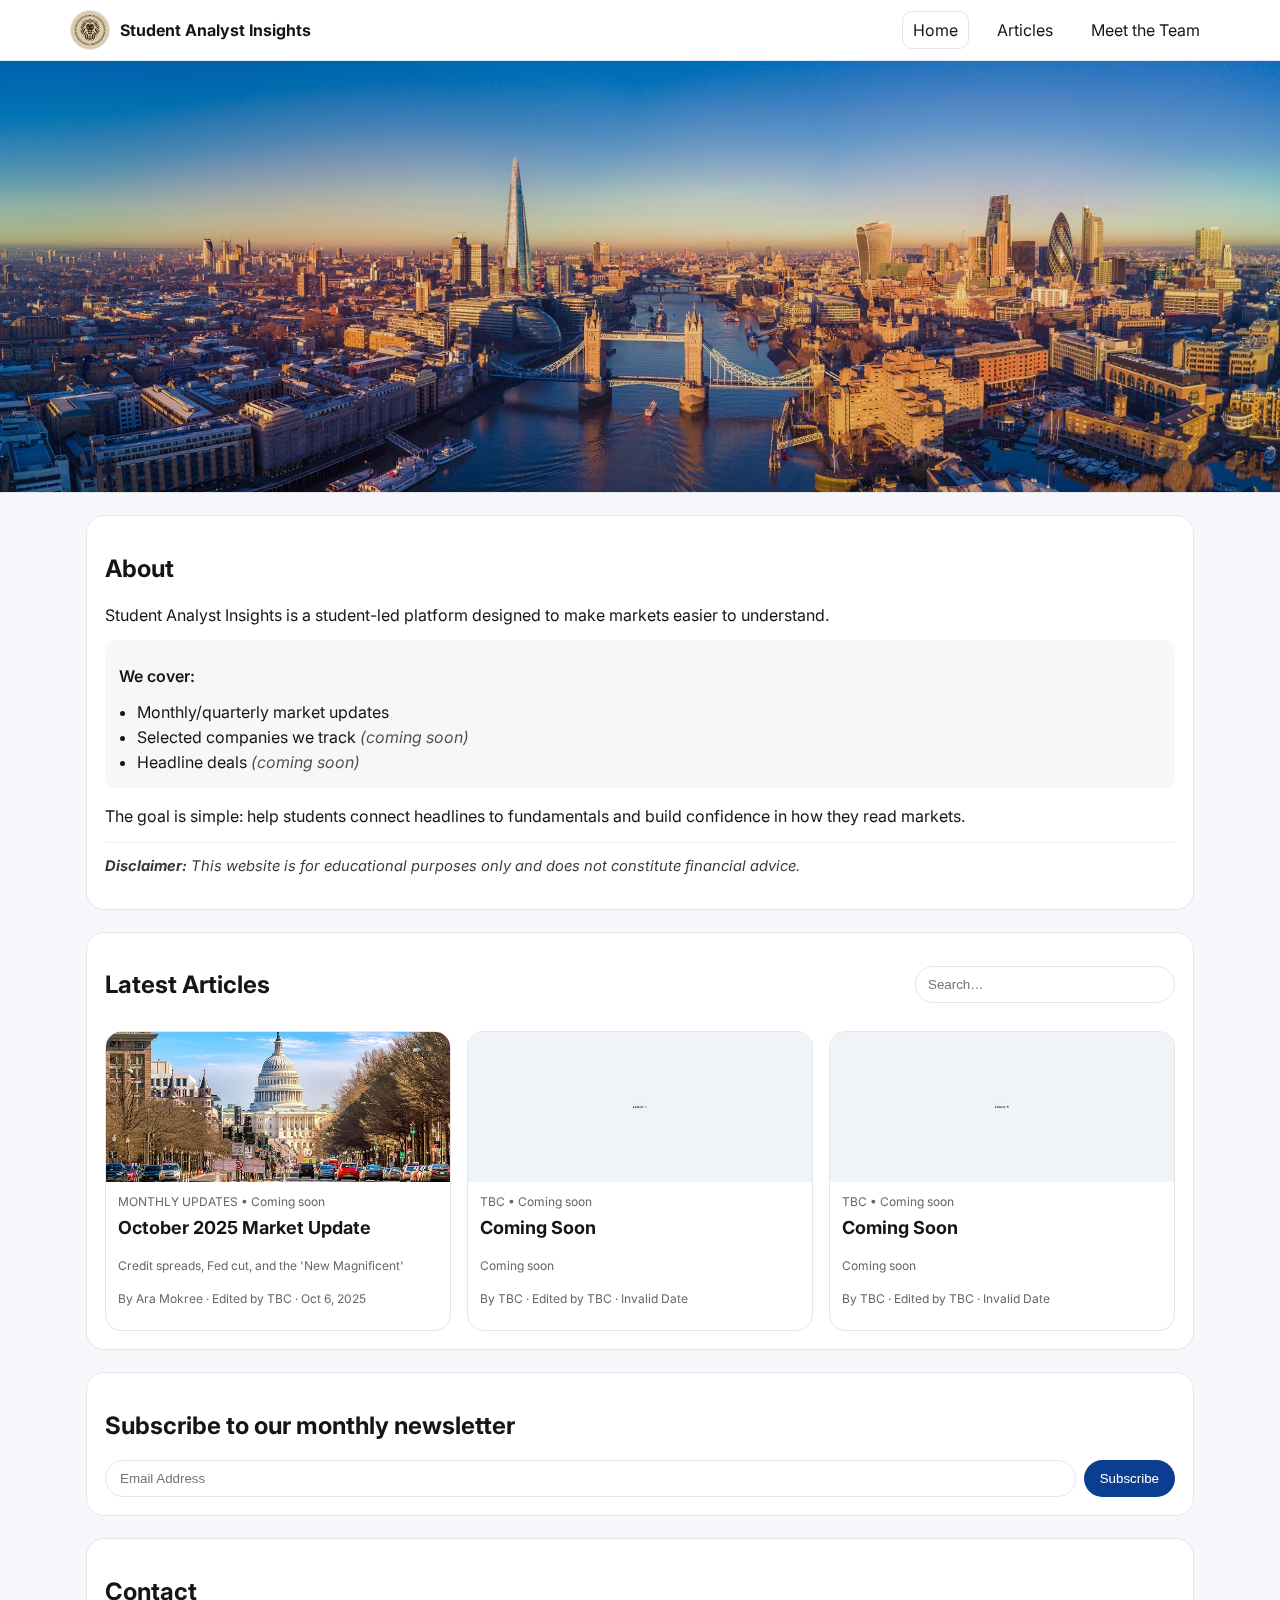
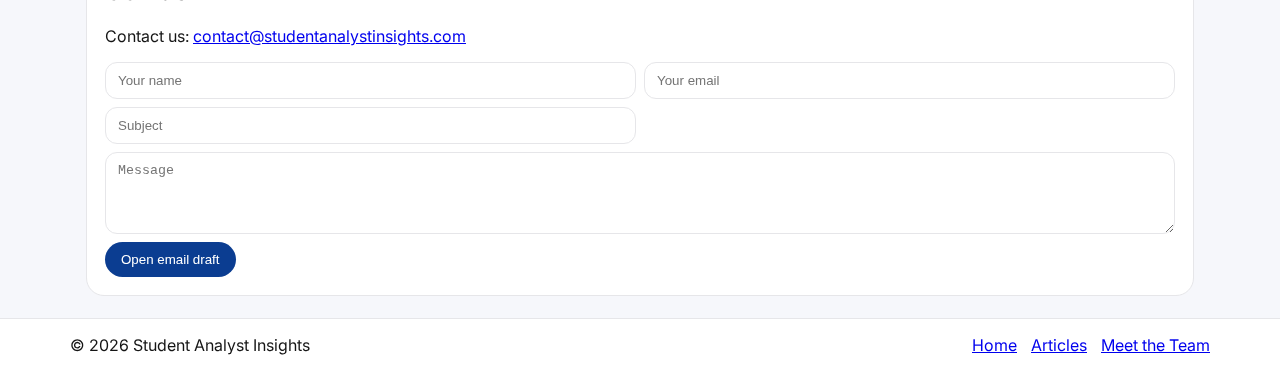
<file: index.html>
<!doctype html>
<html lang="en">
<head>
  <meta charset="utf-8" />
  <meta name="viewport" content="width=device-width,initial-scale=1" />
  <title>Student Analyst Insights</title>
  <link rel="preconnect" href="https://fonts.gstatic.com" crossorigin>
  <link href="https://fonts.googleapis.com/css2?family=Inter:wght@400;600;700&display=swap" rel="stylesheet">
  <link rel="stylesheet" href="css/styles.css">
  <link rel="icon" href="assets/logo.png" />

  <style>
    .byline{ font-size:12px; color:var(--muted); margin-top:-2px }
    .contact-form{ display:grid; grid-template-columns:1fr 1fr; gap:8px }
    .contact-form textarea{ grid-column:1/-1 }
    .contact-form input, .contact-form textarea{
      border:1px solid var(--border); border-radius:12px; padding:10px 12px; background:#fff;
    }
    .contact-form button{ grid-column:1/-1; justify-self:start }
    .small{ font-size:12px; color:var(--muted) }
  </style>
</head>
<body>
  <header class="nav">
    <div class="container nav-inner">
      <a class="brand" href="index.html"><img src="assets/logo.png" alt="logo"><span>Student Analyst Insights</span></a>
      <button id="navToggle" class="nav-toggle" aria-label="Toggle menu">☰</button>
      <nav class="menu" id="menu">
        <a class="menu-item active" href="index.html">Home</a>
        <a class="menu-item" href="articles.html">Articles</a>
        <a class="menu-item" href="team.html">Meet the Team</a>
      </nav>
    </div>
  </header>

  <section class="hero"></section>

  <main class="container">
    <!-- About -->
<section class="panel about">
  <h2>About</h2>

  <p>Student Analyst Insights is a student-led platform designed to make markets easier to understand.</p>

  <p>
  </p>

  <div class="about-block">
    <p class="about-label">We cover:</p>
    <ul class="about-list">
      <li><span>Monthly/quarterly market updates</span></li>
      <li><span>Selected companies we track</span> <em>(coming soon)</em></li>
      <li><span>Headline deals</span> <em>(coming soon)</em></li>
    </ul>
  </div>

  <p>
  </p>
  
  <p class="about-goal">
    The goal is simple: help students connect headlines to fundamentals and build confidence in how they read markets.
  </p>

  <p class="disclaimer">
    <em><strong>Disclaimer:</strong> This website is for educational purposes only and does not constitute financial advice.</em>
  </p>
</section>



    <!-- Latest Articles -->
    <section class="panel">
      <div class="section-head">
        <h2>Latest Articles</h2>
        <input id="searchInput" class="search" type="search" placeholder="Search…">
      </div>
      <div id="grid" class="card-grid"></div>
    </section>

    <!-- Subscribe -->
    <section class="panel">
      <h2>Subscribe to our monthly newsletter</h2>
      <form id="newsletterForm" class="newsletter-form">
        <input type="email" placeholder="Email Address" required>
        <button class="btn" type="submit">Subscribe</button>
      </form>
      <p id="newsletterThanks" class="success hidden">Thanks — you’re on the list.</p>
    </section>

    <!-- Contact -->
    <section class="panel" id="contact">
      <h2>Contact</h2>
      <p>
        Contact us:
        <a id="contactEmail" href="mailto:contact@studentanalystinsights.com">
          contact@studentanalystinsights.com
        </a>
      </p>
      <form id="contactForm" class="contact-form">
        <input type="text" id="cName" placeholder="Your name" required>
        <input type="email" id="cFrom" placeholder="Your email" required>
        <input type="text" id="cSubject" placeholder="Subject">
        <textarea id="cMessage" rows="4" placeholder="Message"></textarea>
        <button class="btn" type="submit">Open email draft</button>
      </form>
    </section>
  </main>

  <footer class="footer">
    <div class="container footer-inner">
      <div>© <span id="year"></span> Student Analyst Insights</div>
      <div class="foot-links">
        <a href="index.html">Home</a>
        <a href="articles.html">Articles</a>
        <a href="team.html">Meet the Team</a>
      </div>
    </div>
  </footer>

  <script>
    // Nav + footer year
    document.getElementById('navToggle').addEventListener('click',()=>document.getElementById('menu').classList.toggle('open'));
    document.getElementById('year').textContent=new Date().getFullYear();

    // INLINE DATA (works offline)
const DATA = {
  "posts": [
        {
  "id":"p7",
  "slug":"oct-2025-market-update",
  "category":"Monthly Updates",
  "title":"October 2025 Market Update",
  "subtitle":"Credit spreads, Fed cut, and the 'New Magnificent'",
  "hero":"assets/cred.jpg",           
  "date":"2025-10-06",
  "authors":["Ara Mokree"],
  "editor":"TBC",
  "path":"posts/oct-2025-market-update.html"
},
    {"id":"p1","slug":"market-recap","category":"TBC","title":"Coming Soon","subtitle":"Coming soon","hero":"assets/latest-1.jpg","date":"TBC","authors":["TBC"],"editor":"TBC","path":"posts/market-recap.html"},
    {"id":"p5","slug":"policy-watch","category":"TBC","title":"Coming Soon","subtitle":"Coming soon","hero":"assets/latest-5.jpg","date":"TBC","authors":["TBC"],"editor":"TBC","path":"posts/policy-watch.html"},
  ]
};


    // Helpers for byline
    const fmt = d => new Date(d).toLocaleDateString(undefined,{year:'numeric',month:'short',day:'numeric'});
    const byline = p => {
      const authors = Array.isArray(p.authors) && p.authors.length ? p.authors.join(', ') : (p.author || '—');
      const ed = p.editor || '—';
      const dt = p.date ? fmt(p.date) : '—';
      return `By ${authors} · Edited by ${ed} · ${dt}`;
    };

    // Render Latest Articles grid with bylines
    const grid = document.getElementById('grid');
    const search = document.getElementById('searchInput');
    function render(){
      const q = (search.value||'').toLowerCase();
      const xs = DATA.posts.slice()
        .sort((a,b)=> new Date(b.date||0)-new Date(a.date||0))
        .filter(p => (p.title + ' ' + (p.subtitle||'') + ' ' + (p.category||'')).toLowerCase().includes(q))
        .slice(0,6);

      grid.innerHTML = xs.map(p => `
        <a class="card" href="${p.path}">
          <div class="thumb" style="background-image:url('${p.hero||'assets/latest-1.jpg'}')"></div>
          <div class="pad">
            <div class="badge">${(p.category||'Article').toUpperCase()} • Coming soon</div>
            <h3>${p.title}</h3>
            <p class="badge">${p.subtitle||''}</p>
            <p class="byline">${byline(p)}</p>
          </div>
        </a>
      `).join('');
    }
    render();
    search.addEventListener('input', render);

    // Newsletter (local only)
    document.getElementById('newsletterForm').addEventListener('submit', (e)=>{
      e.preventDefault();
      document.getElementById('newsletterThanks').classList.remove('hidden');
    });

    // CONTACT panel (mailto)
    const BUSINESS_EMAIL = 'contact@studentanalystinsights.com'; // change to your real domain email
    const cform = document.getElementById('contactForm');
    if (cform){
      const e = document.getElementById('contactEmail');
      if (e){ e.href = `mailto:${BUSINESS_EMAIL}`; e.textContent = BUSINESS_EMAIL; }

      cform.addEventListener('submit', (ev)=>{
        ev.preventDefault();
        const name = document.getElementById('cName').value.trim();
        const from = document.getElementById('cFrom').value.trim();
        const subj = document.getElementById('cSubject').value.trim() || 'Website enquiry';
        const msg  = document.getElementById('cMessage').value.trim();
        const body = encodeURIComponent(`Name: ${name}\nEmail: ${from}\n\n${msg}`);
        window.location.href = `mailto:${BUSINESS_EMAIL}?subject=${encodeURIComponent(subj)}&body=${body}`;
      });
    }
  </script>
</body>
</html>
</file>
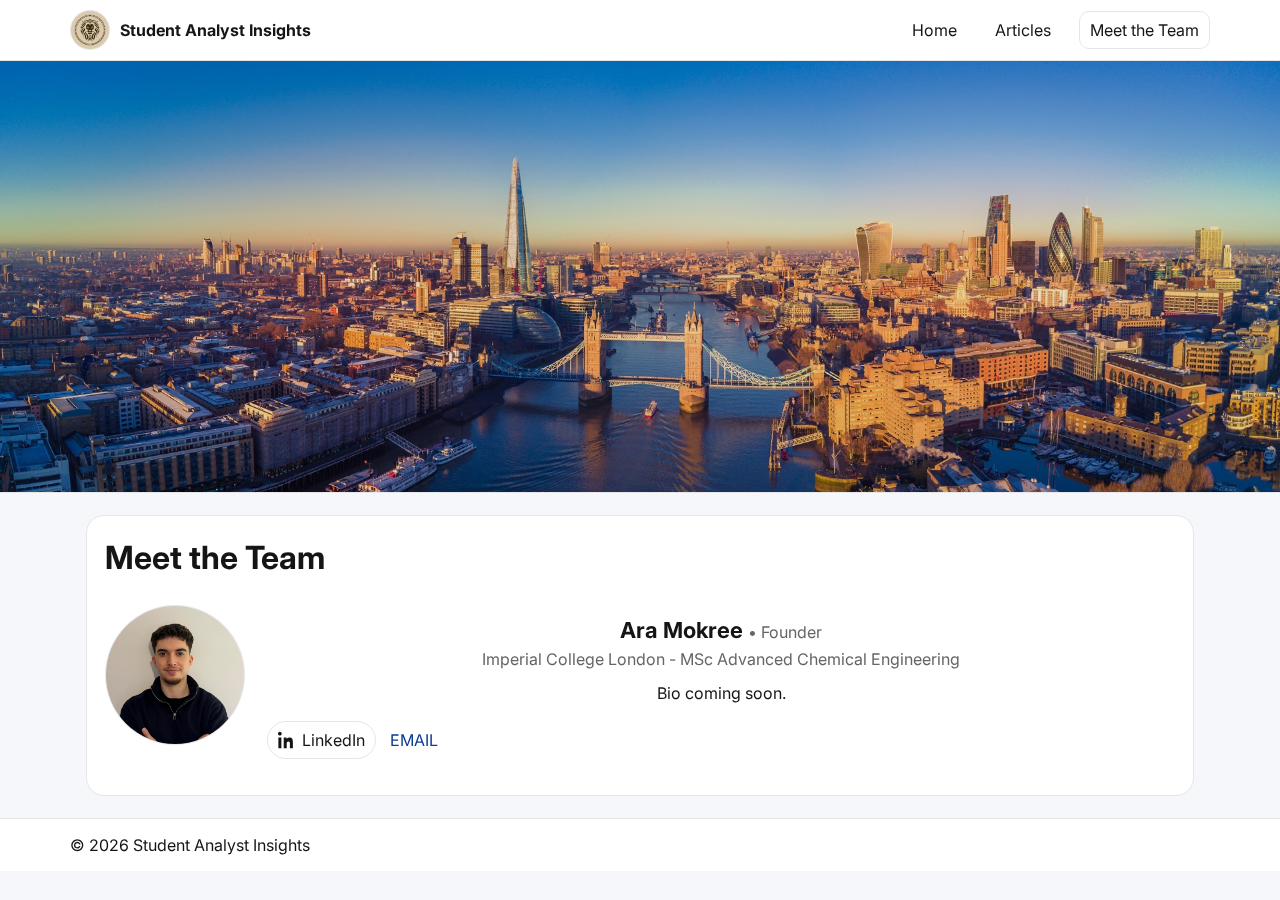
<file: team.html>
<!doctype html>
<html lang="en">
<head>
  <meta charset="utf-8"/>
  <meta name="viewport" content="width=device-width,initial-scale=1"/>
  <title>Meet the Team — Student Analyst Insights</title>
  <link rel="preconnect" href="https://fonts.gstatic.com" crossorigin>
  <link href="https://fonts.googleapis.com/css2?family=Inter:wght@400;600;700&display=swap" rel="stylesheet">
  <link rel="stylesheet" href="css/styles.css">
  <link rel="icon" href="assets/logo.png"/>
  <!-- Team-only styles so you don't have to touch styles.css -->
  <style>
    .team-title{font-size:32px;margin:0 0 10px}
    .team-section{padding-top:22px}
    .member{display:grid;grid-template-columns:140px 1fr;gap:18px 22px;align-items:start;padding:18px 0;border-bottom:1px solid var(--border)}
    .member:last-child{border-bottom:0}
    .avatar{width:140px;height:140px;object-fit:cover;border-radius:999px;border:1px solid var(--border);background:#eef2f7}
    .bio{display:grid;gap:6px}
    .name{margin:0;font-size:22px}
    .role{color:var(--muted);font-weight:400;font-size:16px}
    .school{margin:0;color:var(--muted)}
    .blurb{margin:6px 0 0;line-height:1.6}
    .contact{margin:8px 0 0;display:flex;gap:14px;align-items:center}
    .contact a{text-decoration:none}
    .contact .email{color:var(--brand)}
    .social{display:inline-flex;align-items:center;gap:6px;padding:8px 10px;border:1px solid var(--border);border-radius:999px;background:#fff;color:inherit}
    .social:hover{border-color:#c8cbd4}
    .icon{width:18px;height:18px;fill:currentColor}
    @media (max-width:700px){.member{grid-template-columns:80px 1fr}.avatar{width:80px;height:80px}}
  </style>
</head>
<body>
  <header class="nav">
    <div class="container nav-inner">
      <a class="brand" href="index.html"><img src="assets/logo.png" alt="logo"><span>Student Analyst Insights</span></a>
      <button id="navToggle" class="nav-toggle" aria-label="Toggle menu">☰</button>
      <nav class="menu" id="menu">
        <a class="menu-item" href="index.html">Home</a>
        <a class="menu-item" href="articles.html">Articles</a>
        <a class="menu-item active" href="team.html">Meet the Team</a>
      </nav>
    </div>
  </header>

  <section class="hero"></section>

  <main class="container">
    <section class="panel team-section">
      <h1 class="team-title">Meet the Team</h1>

      <!-- Founder (you) -->
      <article class="member">
        <img class="avatar" src="assets/team-founder.jpg" alt="Headshot coming soon">
        <div class="bio">
          <h3 class="name">Ara Mokree <span class="role">• Founder</span></h3>
          <p class="school">Imperial College London - MSc Advanced Chemical Engineering</p>
          <p class="blurb">
            Bio coming soon.
          </p>
          <p class="contact">
            <a class="social" href="https://www.linkedin.com/in/aramokree/" target="_blank" rel="noopener">
              <svg viewBox="0 0 24 24" aria-hidden="true" class="icon">
                <path d="M4.98 3.5C4.98 4.88 3.86 6 2.5 6S0 4.88 0 3.5 1.12 1 2.5 1s2.48 1.12 2.48 2.5zM.5 8.5h4V23h-4V8.5zm7 0h3.8v1.98h.05c.53-.95 1.82-1.95 3.75-1.95 4.01 0 4.75 2.64 4.75 6.07V23h-4v-5.9c0-1.41-.03-3.22-1.96-3.22-1.96 0-2.26 1.53-2.26 3.11V23h-4V8.5z"/>
              </svg>
              LinkedIn
            </a>
            <a class="email" href="mailto:YOUR_EMAIL">EMAIL</a>
          </p>
        </div>
      </article>

      <!-- Add more members by copying a <article class="member"> block -->
    </section>
  </main>

  <footer class="footer">
    <div class="container footer-inner">
      <div>© <span id="year"></span> Student Analyst Insights</div>
    </div>
  </footer>

  <script>
    document.getElementById('navToggle')
      .addEventListener('click',()=>document.getElementById('menu').classList.toggle('open'));
    document.getElementById('year').textContent=new Date().getFullYear();
  </script>
</body>
</html>
</file>
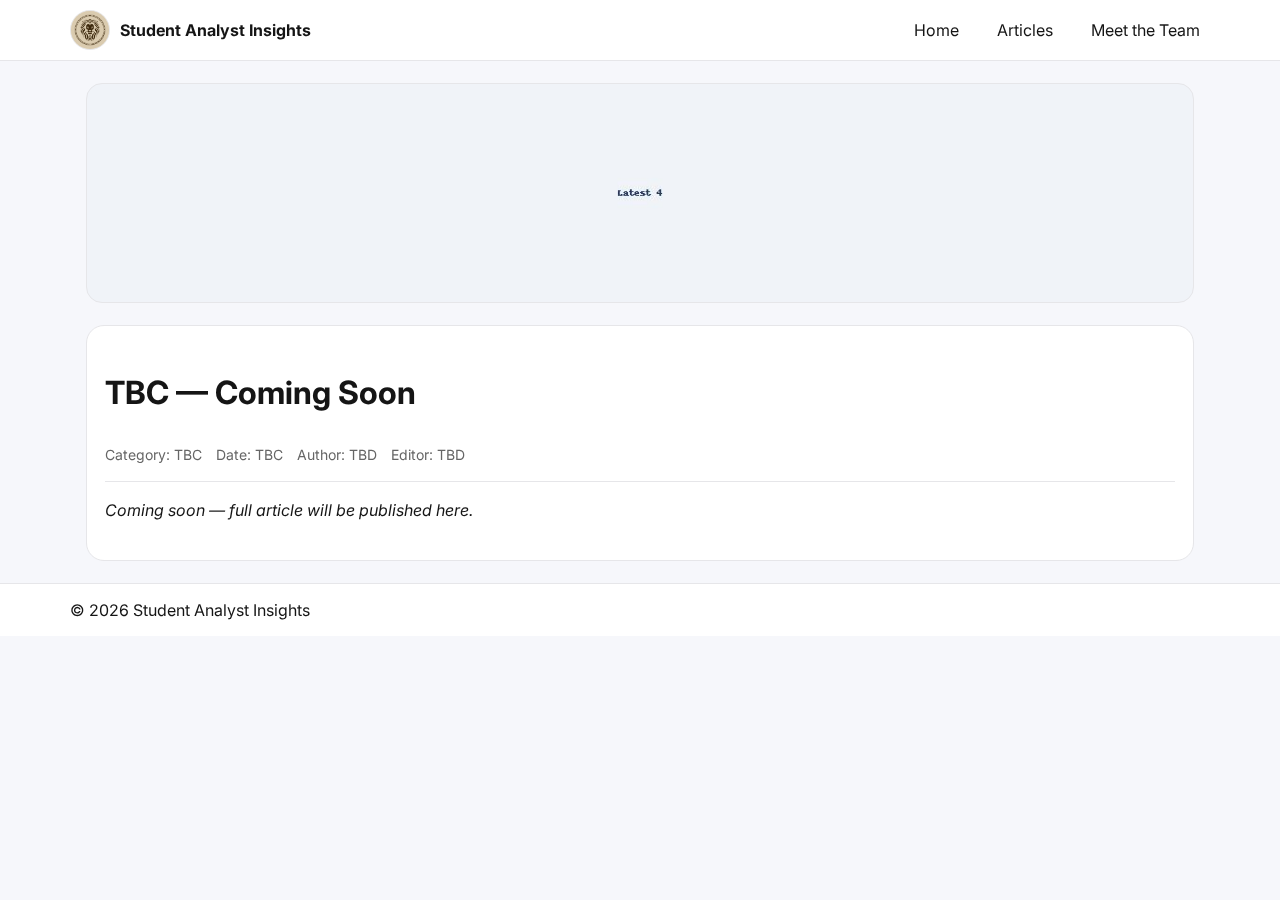
<file: posts/credit-spreads.html>
<!doctype html>
<html lang="en">
<head>
  <meta charset="utf-8" />
  <meta name="viewport" content="width=device-width,initial-scale=1" />
  <title>Credit Spreads — Coming Soon — Student Analyst Insights</title>
  <link rel="preconnect" href="https://fonts.gstatic.com" crossorigin>
  <link href="https://fonts.googleapis.com/css2?family=Inter:wght@400;600;700&display=swap" rel="stylesheet">
  <link rel="stylesheet" href="../css/styles.css">
  <link rel="icon" href="../assets/logo.png" />
</head>
<body>
  <header class="nav">
    <div class="container nav-inner">
      <a class="brand" href="../index.html"><img src="../assets/logo.png" alt="logo"><span>Student Analyst Insights</span></a>
      <button id="navToggle" class="nav-toggle" aria-label="Toggle menu">☰</button>
      <nav class="menu" id="menu">
        <a class="menu-item" href="../index.html">Home</a>
        <a class="menu-item" href="../articles.html">Articles</a>
        <a class="menu-item" href="../team.html">Meet the Team</a>
      </nav>
    </div>
  </header>

  <main class="container">
    <div class="post-hero" style="background-image:url('../assets/latest-4.jpg')"></div>

    <article class="panel post-body">
      <h1>TBC — Coming Soon</h1>
      <div class="meta">
        <span>Category: TBC</span>
        <span>Date: TBC</span>
        <span>Author: TBD</span>
        <span>Editor: TBD</span>
      </div>
      <hr style="border:none;border-top:1px solid var(--border);margin:14px 0;">
      <p><em>Coming soon — full article will be published here.</em></p>
    </article>
  </main>

  <footer class="footer">
    <div class="container footer-inner">
      <div>© <span id="year"></span> Student Analyst Insights</div>
    </div>
  </footer>

  <script>
    document.getElementById('navToggle').addEventListener('click',()=>document.getElementById('menu').classList.toggle('open'));
    document.getElementById('year').textContent=new Date().getFullYear();
  </script>
</body>
</html>
</file>
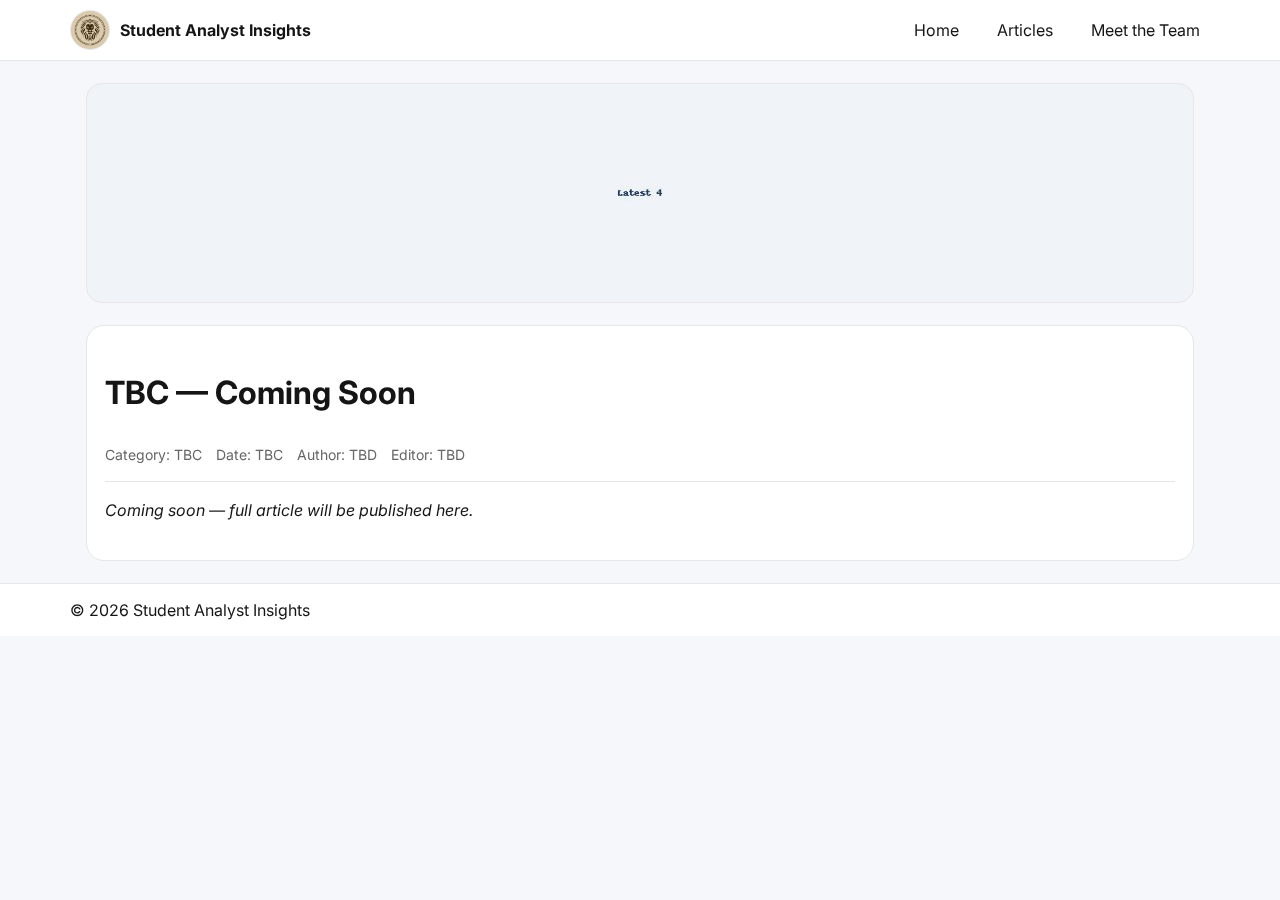
<file: posts/feature-article.html>
<!doctype html>
<html lang="en">
<head>
  <meta charset="utf-8" />
  <meta name="viewport" content="width=device-width,initial-scale=1" />
  <title>Feature Article — Coming Soon — Student Analyst Insights</title>
  <link rel="preconnect" href="https://fonts.gstatic.com" crossorigin>
  <link href="https://fonts.googleapis.com/css2?family=Inter:wght@400;600;700&display=swap" rel="stylesheet">
  <link rel="stylesheet" href="../css/styles.css">
  <link rel="icon" href="../assets/logo.png" />
</head>
<body>
  <header class="nav">
    <div class="container nav-inner">
      <a class="brand" href="../index.html"><img src="../assets/logo.png" alt="logo"><span>Student Analyst Insights</span></a>
      <button id="navToggle" class="nav-toggle" aria-label="Toggle menu">☰</button>
      <nav class="menu" id="menu">
        <a class="menu-item" href="../index.html">Home</a>
        <a class="menu-item" href="../articles.html">Articles</a>
        <a class="menu-item" href="../team.html">Meet the Team</a>
      </nav>
    </div>
  </header>

  <main class="container">
    <div class="post-hero" style="background-image:url('../assets/latest-4.jpg')"></div>

    <article class="panel post-body">
      <h1>TBC — Coming Soon</h1>
      <div class="meta">
        <span>Category: TBC</span>
        <span>Date: TBC</span>
        <span>Author: TBD</span>
        <span>Editor: TBD</span>
      </div>
      <hr style="border:none;border-top:1px solid var(--border);margin:14px 0;">
      <p><em>Coming soon — full article will be published here.</em></p>
    </article>
  </main>

  <footer class="footer">
    <div class="container footer-inner">
      <div>© <span id="year"></span> Student Analyst Insights</div>
    </div>
  </footer>

  <script>
    document.getElementById('navToggle').addEventListener('click',()=>document.getElementById('menu').classList.toggle('open'));
    document.getElementById('year').textContent=new Date().getFullYear();
  </script>
</body>
</html>
</file>
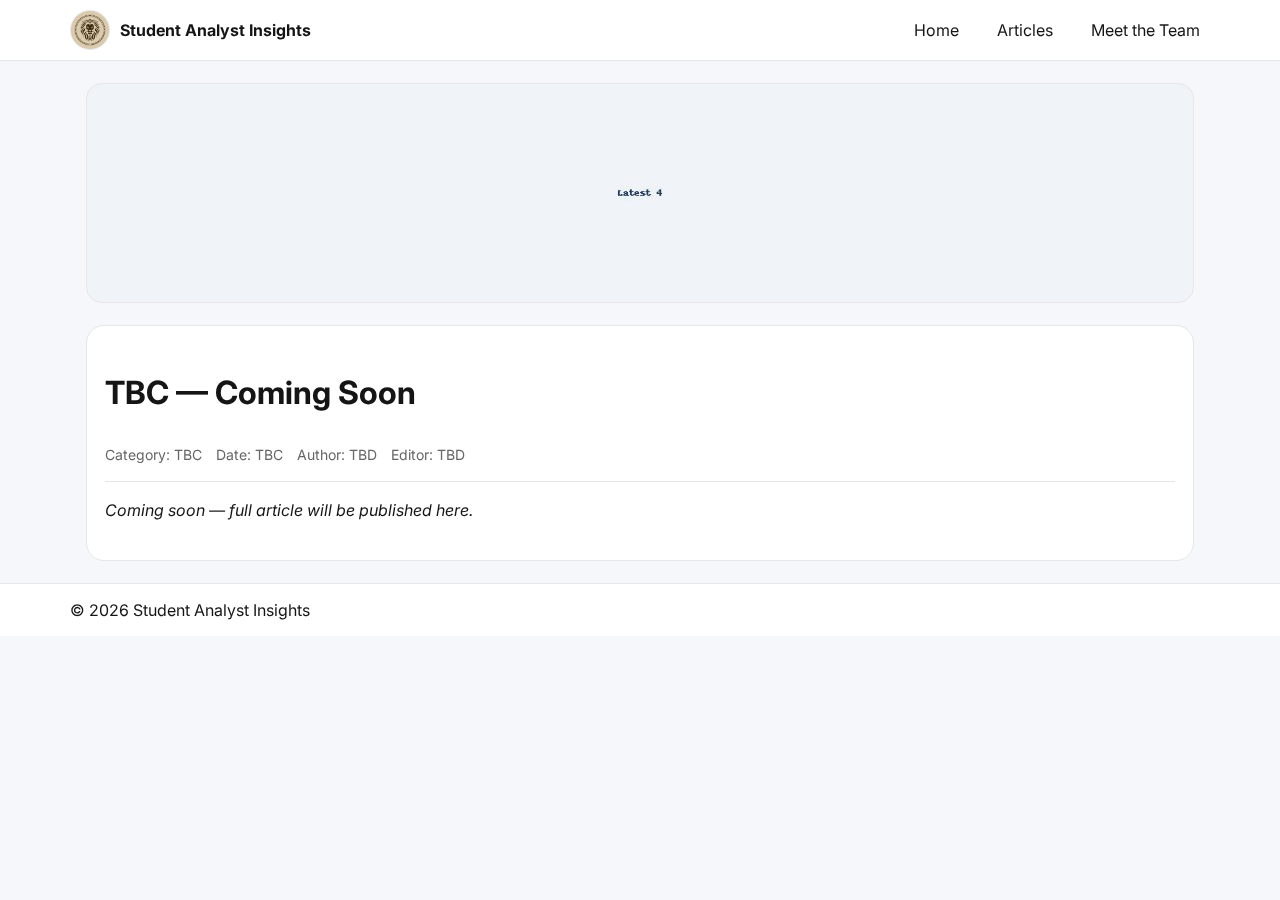
<file: posts/highlighted-deal.html>
<!doctype html>
<html lang="en">
<head>
  <meta charset="utf-8" />
  <meta name="viewport" content="width=device-width,initial-scale=1" />
  <title>Highlighted Deal — Coming Soon — Student Analyst Insights</title>
  <link rel="preconnect" href="https://fonts.gstatic.com" crossorigin>
  <link href="https://fonts.googleapis.com/css2?family=Inter:wght@400;600;700&display=swap" rel="stylesheet">
  <link rel="stylesheet" href="../css/styles.css">
  <link rel="icon" href="../assets/logo.png" />
</head>
<body>
  <header class="nav">
    <div class="container nav-inner">
      <a class="brand" href="../index.html"><img src="../assets/logo.png" alt="logo"><span>Student Analyst Insights</span></a>
      <button id="navToggle" class="nav-toggle" aria-label="Toggle menu">☰</button>
      <nav class="menu" id="menu">
        <a class="menu-item" href="../index.html">Home</a>
        <a class="menu-item" href="../articles.html">Articles</a>
        <a class="menu-item" href="../team.html">Meet the Team</a>
      </nav>
    </div>
  </header>

  <main class="container">
    <div class="post-hero" style="background-image:url('../assets/latest-4.jpg')"></div>

    <article class="panel post-body">
      <h1>TBC — Coming Soon</h1>
      <div class="meta">
        <span>Category: TBC</span>
        <span>Date: TBC</span>
        <span>Author: TBD</span>
        <span>Editor: TBD</span>
      </div>
      <hr style="border:none;border-top:1px solid var(--border);margin:14px 0;">
      <p><em>Coming soon — full article will be published here.</em></p>
    </article>
  </main>

  <footer class="footer">
    <div class="container footer-inner">
      <div>© <span id="year"></span> Student Analyst Insights</div>
    </div>
  </footer>

  <script>
    document.getElementById('navToggle').addEventListener('click',()=>document.getElementById('menu').classList.toggle('open'));
    document.getElementById('year').textContent=new Date().getFullYear();
  </script>
</body>
</html>
</file>
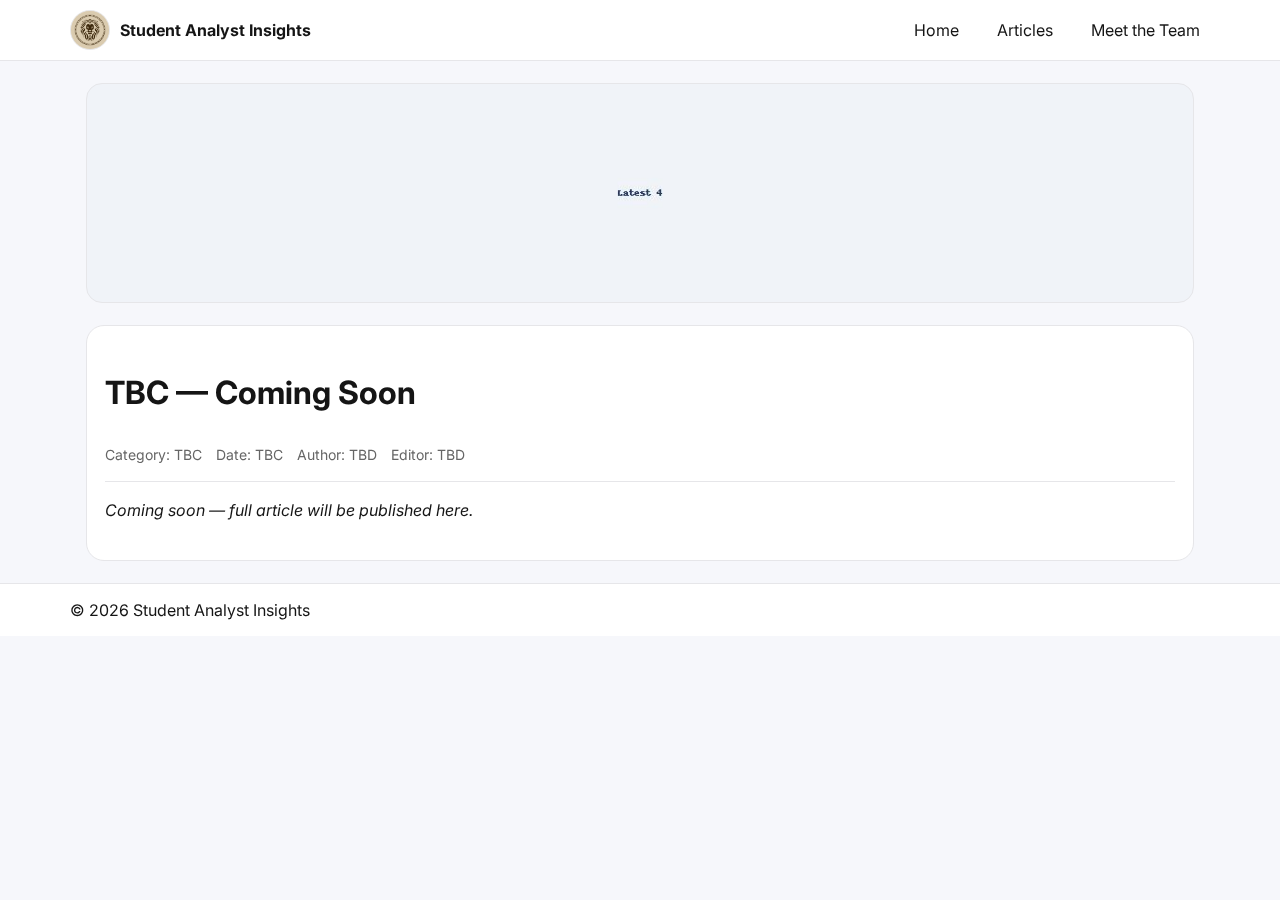
<file: posts/market-recap.html>
<!doctype html>
<html lang="en">
<head>
  <meta charset="utf-8" />
  <meta name="viewport" content="width=device-width,initial-scale=1" />
  <title>Market Recap — Coming Soon — Student Analyst Insights</title>
  <link rel="preconnect" href="https://fonts.gstatic.com" crossorigin>
  <link href="https://fonts.googleapis.com/css2?family=Inter:wght@400;600;700&display=swap" rel="stylesheet">
  <link rel="stylesheet" href="../css/styles.css">
  <link rel="icon" href="../assets/logo.png" />
</head>
<body>
  <header class="nav">
    <div class="container nav-inner">
      <a class="brand" href="../index.html"><img src="../assets/logo.png" alt="logo"><span>Student Analyst Insights</span></a>
      <button id="navToggle" class="nav-toggle" aria-label="Toggle menu">☰</button>
      <nav class="menu" id="menu">
        <a class="menu-item" href="../index.html">Home</a>
        <a class="menu-item" href="../articles.html">Articles</a>
        <a class="menu-item" href="../team.html">Meet the Team</a>
      </nav>
    </div>
  </header>

  <main class="container">
    <div class="post-hero" style="background-image:url('../assets/latest-4.jpg')"></div>

    <article class="panel post-body">
      <h1>TBC — Coming Soon</h1>
      <div class="meta">
        <span>Category: TBC</span>
        <span>Date: TBC</span>
        <span>Author: TBD</span>
        <span>Editor: TBD</span>
      </div>
      <hr style="border:none;border-top:1px solid var(--border);margin:14px 0;">
      <p><em>Coming soon — full article will be published here.</em></p>
    </article>
  </main>

  <footer class="footer">
    <div class="container footer-inner">
      <div>© <span id="year"></span> Student Analyst Insights</div>
    </div>
  </footer>

  <script>
    document.getElementById('navToggle').addEventListener('click',()=>document.getElementById('menu').classList.toggle('open'));
    document.getElementById('year').textContent=new Date().getFullYear();
  </script>
</body>
</html>
</file>
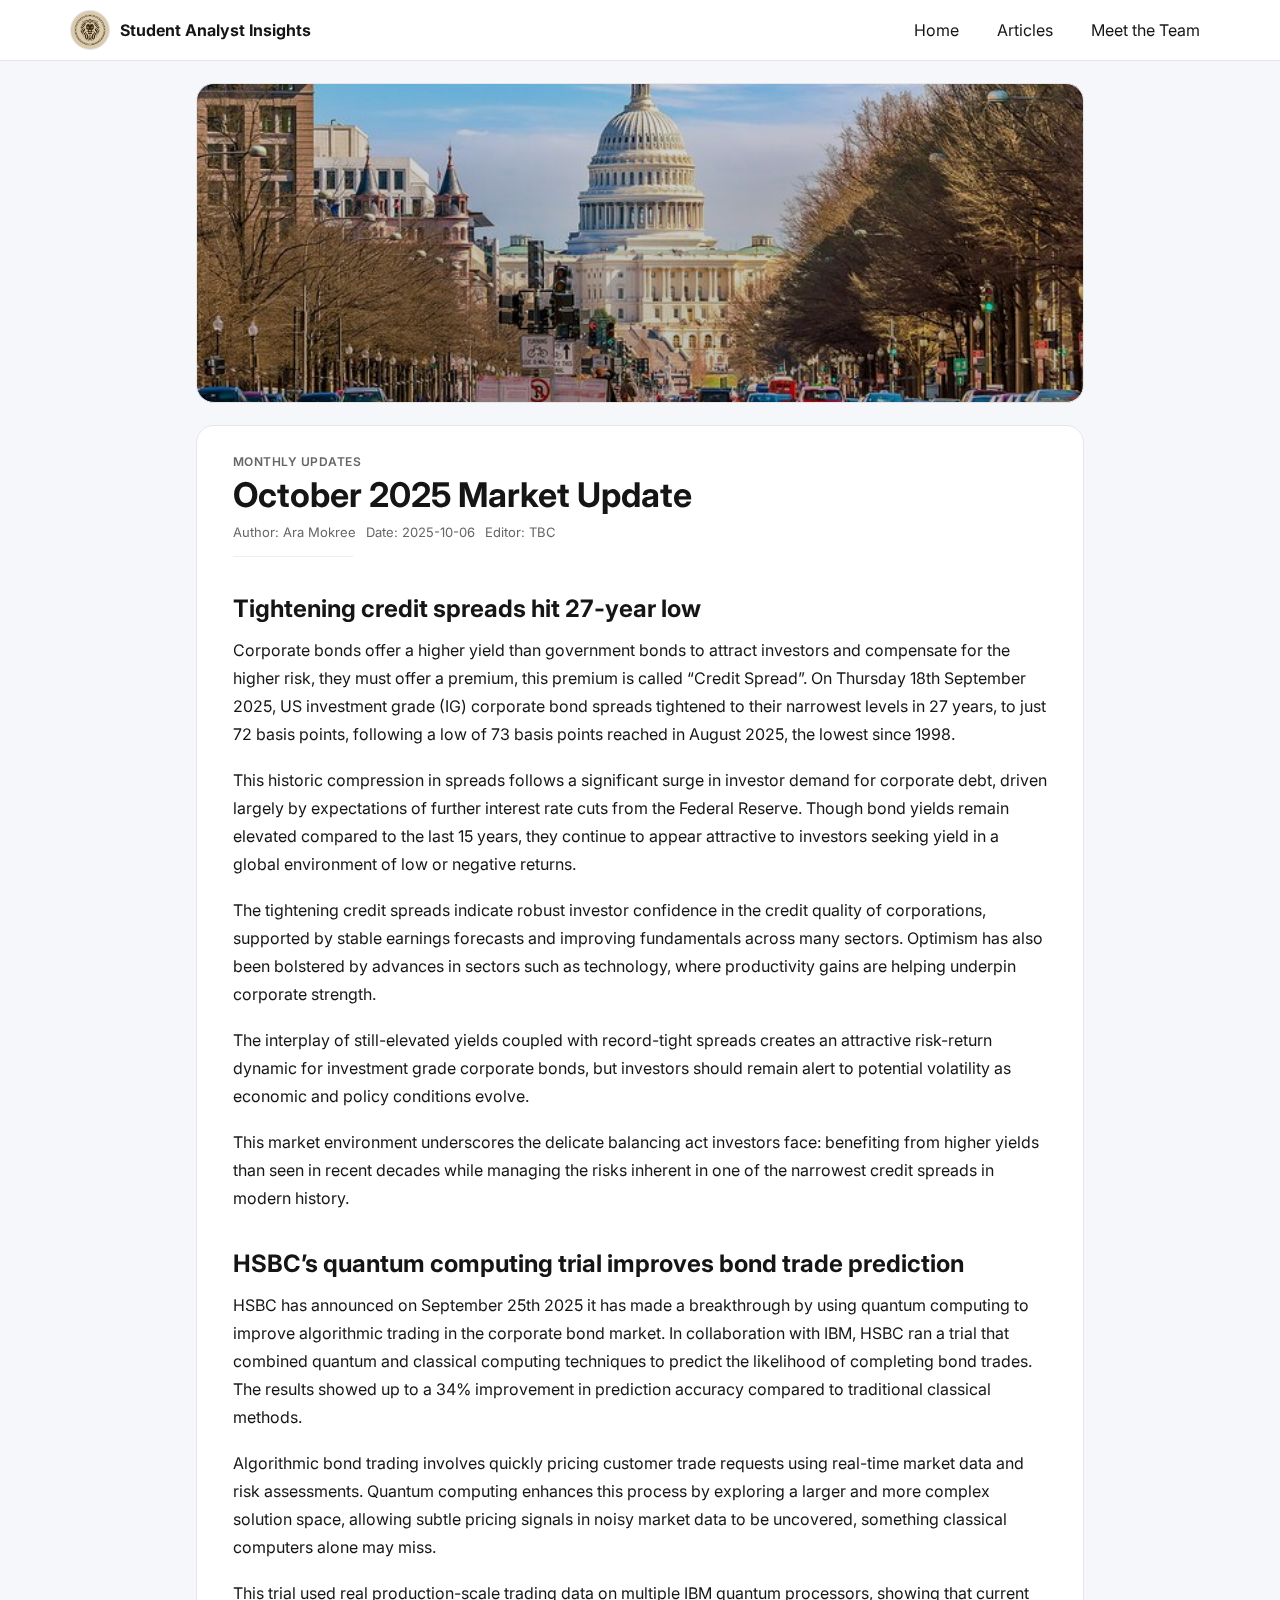
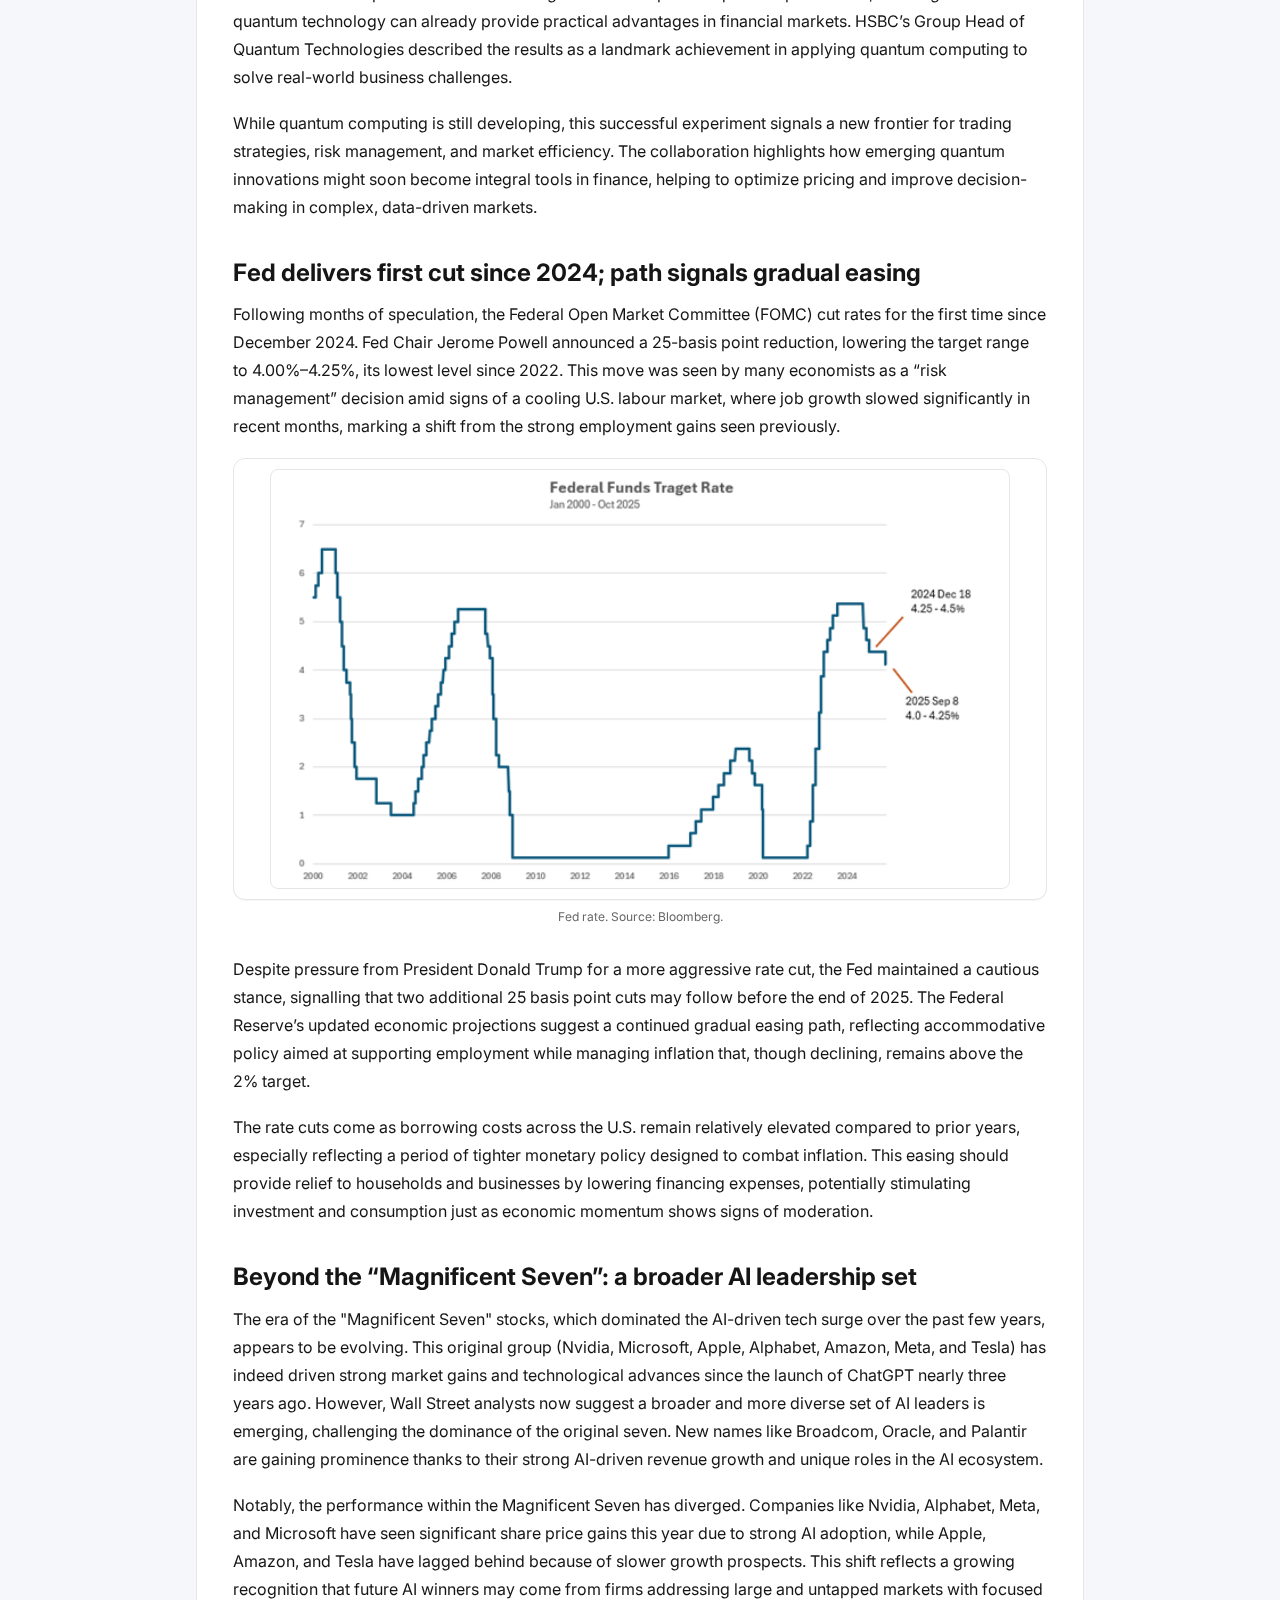
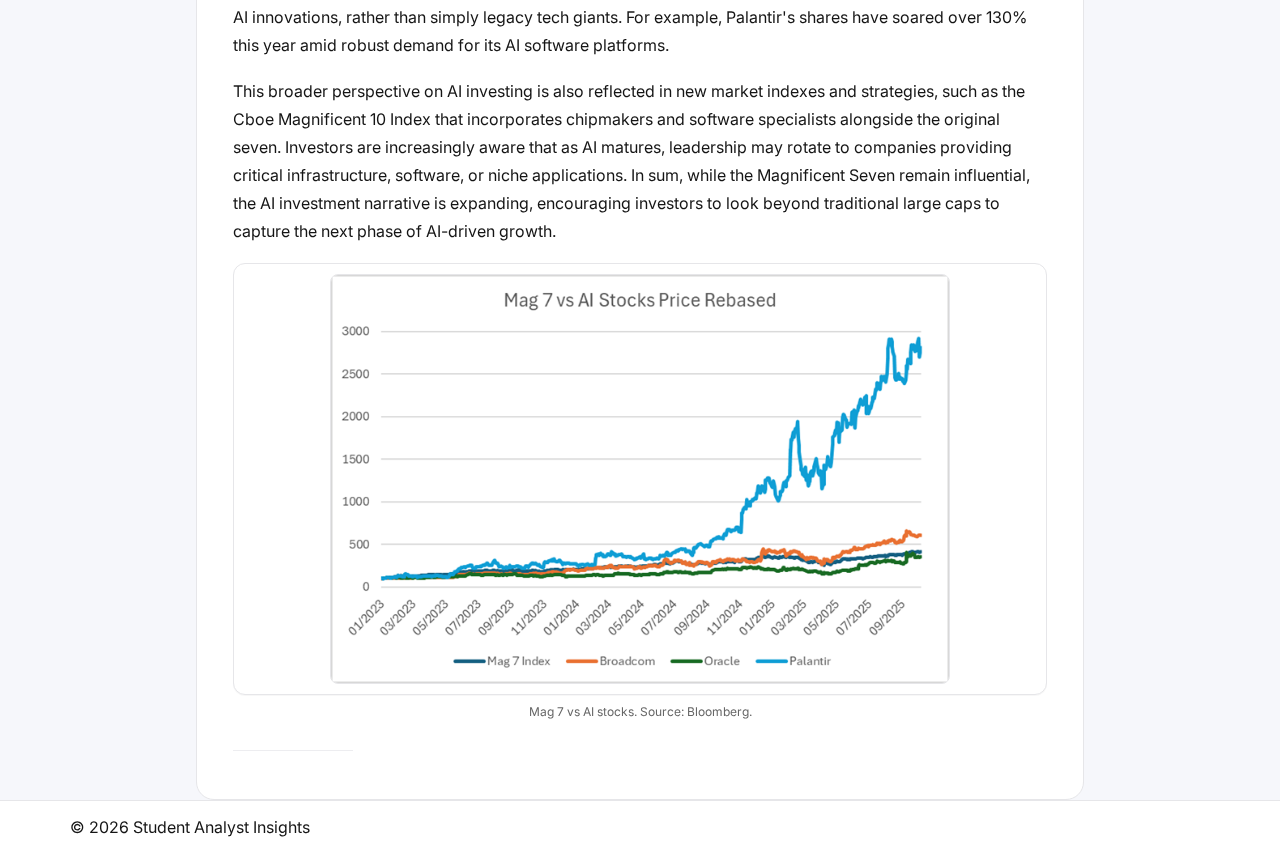
<file: posts/oct-2025-market-update.html>
<!doctype html>
<html lang="en">
<head>
  <meta charset="utf-8" />
  <meta name="viewport" content="width=device-width,initial-scale=1" />
  <title>October 2025 Market Update — Student Analyst Insights</title>
  <link rel="preconnect" href="https://fonts.gstatic.com" crossorigin>
  <link href="https://fonts.googleapis.com/css2?family=Inter:wght@400;600;700&display=swap" rel="stylesheet">
  <link rel="stylesheet" href="../css/styles.css">
  <link rel="icon" href="../assets/logo.png" />
</head>
<body>
  <!-- Nav -->
  <header class="nav">
    <div class="container nav-inner">
      <a class="brand" href="../index.html"><img src="../assets/logo.png" alt="logo"><span>Student Analyst Insights</span></a>
      <button id="navToggle" class="nav-toggle" aria-label="Toggle menu">☰</button>
      <nav class="menu" id="menu">
        <a class="menu-item" href="../index.html">Home</a>
        <a class="menu-item" href="../articles.html">Articles</a>
        <a class="menu-item" href="../team.html">Meet the Team</a>
      </nav>
    </div>
  </header>

  <main class="container post">
    <div class="post-hero-img"
         style="background-image:
           linear-gradient(180deg, rgba(0,0,0,.15), rgba(0,0,0,.25)),
           url('../assets/cred.jpg');">
    </div>

    <article class="post-card">
      <header class="post-head">
        <div class="eyebrow">Monthly Updates</div>
        <h1>October 2025 Market Update</h1>
        <div class="byline-row">
          <span>Author: Ara Mokree</span>
          <span>Date: 2025-10-06</span>
          <span>Editor: TBC</span>
        </div>
      </header>

      <div class="rule"></div>


      <section class="post-body">
        <!-- ===== Section 1 ===== -->
        <h2>Tightening credit spreads hit 27-year low</h2>
        <p>
          Corporate bonds offer a higher yield than government bonds to attract investors and compensate for the higher
          risk, they must offer a premium, this premium is called “Credit Spread”. On Thursday 18th September 2025, US
          investment grade (IG) corporate bond spreads tightened to their narrowest levels in 27 years, to just 72 basis
          points, following a low of 73 basis points reached in August 2025, the lowest since 1998.
        </p>
        <p>
          This historic compression in spreads follows a significant surge in investor demand for corporate debt, driven
          largely by expectations of further interest rate cuts from the Federal Reserve. Though bond yields remain
          elevated compared to the last 15 years, they continue to appear attractive to investors seeking yield in a
          global environment of low or negative returns.
        </p>
        <p>
          The tightening credit spreads indicate robust investor confidence in the credit quality of corporations,
          supported by stable earnings forecasts and improving fundamentals across many sectors. Optimism has also been
          bolstered by advances in sectors such as technology, where productivity gains are helping underpin corporate
          strength.
        </p>
        <p>
          The interplay of still-elevated yields coupled with record-tight spreads creates an attractive risk-return
          dynamic for investment grade corporate bonds, but investors should remain alert to potential volatility as
          economic and policy conditions evolve.
        </p>
        <p>
          This market environment underscores the delicate balancing act investors face: benefiting from higher yields
          than seen in recent decades while managing the risks inherent in one of the narrowest credit spreads in
          modern history.
        </p>

        <!-- ===== Section 2 ===== -->
        <h2>HSBC’s quantum computing trial improves bond trade prediction</h2>
        <p>
          HSBC has announced on September 25th 2025 it has made a breakthrough by using quantum computing to improve
          algorithmic trading in the corporate bond market. In collaboration with IBM, HSBC ran a trial that combined
          quantum and classical computing techniques to predict the likelihood of completing bond trades. The results
          showed up to a 34% improvement in prediction accuracy compared to traditional classical methods.
        </p>
        <p>
          Algorithmic bond trading involves quickly pricing customer trade requests using real-time market data and risk
          assessments. Quantum computing enhances this process by exploring a larger and more complex solution space,
          allowing subtle pricing signals in noisy market data to be uncovered, something classical computers alone may
          miss.
        </p>
        <p>
          This trial used real production-scale trading data on multiple IBM quantum processors, showing that current
          quantum technology can already provide practical advantages in financial markets. HSBC’s Group Head of Quantum
          Technologies described the results as a landmark achievement in applying quantum computing to solve real-world
          business challenges.
        </p>
        <p>
          While quantum computing is still developing, this successful experiment signals a new frontier for trading
          strategies, risk management, and market efficiency. The collaboration highlights how emerging quantum
          innovations might soon become integral tools in finance, helping to optimize pricing and improve
          decision-making in complex, data-driven markets.
        </p>


        <!-- ===== Section 3 ===== -->
        <h2>Fed delivers first cut since 2024; path signals gradual easing</h2>
        <p>
Following months of speculation, the Federal Open Market Committee (FOMC) cut rates for the first time since December 2024. Fed Chair Jerome Powell announced a 25-basis point reduction, lowering the target range to 4.00%–4.25%, its lowest level since 2022. This move was seen by many economists as a “risk management” decision amid signs of a cooling U.S. labour market, where job growth slowed significantly in recent months, marking a shift from the strong employment gains seen previously.
        </p>

        <figure>
          <div class="figure">
            <img src="../assets/fed-rate-cut.png" alt="Fed policy / dot plot">
          </div>
          <div class="caption">Fed rate. Source: Bloomberg.</div>
        </figure>

        <p>
Despite pressure from President Donald Trump for a more aggressive rate cut, the Fed maintained a cautious stance, signalling that two additional 25 basis point cuts may follow before the end of 2025. The Federal Reserve’s updated economic projections suggest a continued gradual easing path, reflecting accommodative policy aimed at supporting employment while managing inflation that, though declining, remains above the 2% target.        
        </p>
        <p>
        The rate cuts come as borrowing costs across the U.S. remain relatively elevated compared to prior years, especially reflecting a period of tighter monetary policy designed to combat inflation. This easing should provide relief to households and businesses by lowering financing expenses, potentially stimulating investment and consumption just as economic momentum shows signs of moderation.
        </p>


        
        <!-- ===== Section 4 ===== -->
        <h2>Beyond the “Magnificent Seven”: a broader AI leadership set</h2>
        <p>
          The era of the "Magnificent Seven" stocks, which dominated the AI-driven tech surge over the past few years,
          appears to be evolving. This original group (Nvidia, Microsoft, Apple, Alphabet, Amazon, Meta, and Tesla) has
          indeed driven strong market gains and technological advances since the launch of ChatGPT nearly three years
          ago. However, Wall Street analysts now suggest a broader and more diverse set of AI leaders is emerging,
          challenging the dominance of the original seven. New names like Broadcom, Oracle, and Palantir are gaining
          prominence thanks to their strong AI-driven revenue growth and unique roles in the AI ecosystem.
        </p>
        <p>
          Notably, the performance within the Magnificent Seven has diverged. Companies like Nvidia, Alphabet, Meta, and
          Microsoft have seen significant share price gains this year due to strong AI adoption, while Apple, Amazon,
          and Tesla have lagged behind because of slower growth prospects. This shift reflects a growing recognition
          that future AI winners may come from firms addressing large and untapped markets with focused AI innovations,
          rather than simply legacy tech giants. For example, Palantir's shares have soared over 130% this year amid
          robust demand for its AI software platforms.
        </p>
        <p>
          This broader perspective on AI investing is also reflected in new market indexes and strategies, such as the
          Cboe Magnificent 10 Index that incorporates chipmakers and software specialists alongside the original seven.
          Investors are increasingly aware that as AI matures, leadership may rotate to companies providing critical
          infrastructure, software, or niche applications. In sum, while the Magnificent Seven remain influential, the
          AI investment narrative is expanding, encouraging investors to look beyond traditional large caps to capture
          the next phase of AI-driven growth.
        </p>

        <figure>
          <div class="figure figure--narrow">
            <img src="../assets/mag7-vs-mag10.png" alt="Mag 7 vs Cboe Mag 10 comparison">
          </div>
          <div class="caption">Mag 7 vs AI stocks. Source: Bloomberg.</div>
        </figure>

        <div class="rule"></div>
      </section>
    </article>
  </main>

  <footer class="footer">
    <div class="container footer-inner">
      <div>© <span id="year"></span> Student Analyst Insights</div>
    </div>
  </footer>

  <script>
    document.getElementById('navToggle').addEventListener('click',()=>document.getElementById('menu').classList.toggle('open'));
    document.getElementById('year').textContent=new Date().getFullYear();
  </script>
</body>
</html>
<link rel="stylesheet" href="../css/styles.css">
</file>
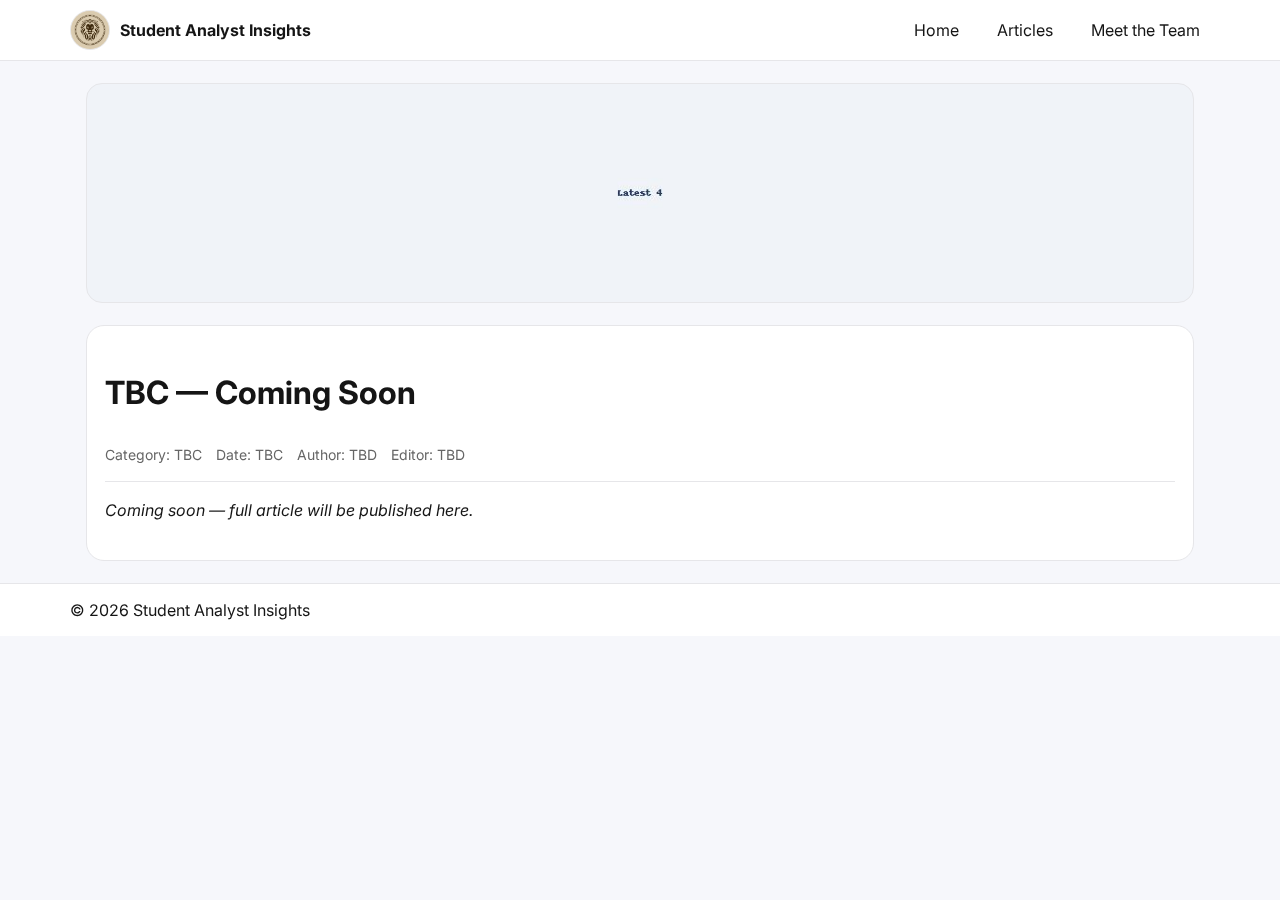
<file: posts/policy-watch.html>
<!doctype html>
<html lang="en">
<head>
  <meta charset="utf-8" />
  <meta name="viewport" content="width=device-width,initial-scale=1" />
  <title>Policy Watch — Coming Soon — Student Analyst Insights</title>
  <link rel="preconnect" href="https://fonts.gstatic.com" crossorigin>
  <link href="https://fonts.googleapis.com/css2?family=Inter:wght@400;600;700&display=swap" rel="stylesheet">
  <link rel="stylesheet" href="../css/styles.css">
  <link rel="icon" href="../assets/logo.png" />
</head>
<body>
  <header class="nav">
    <div class="container nav-inner">
      <a class="brand" href="../index.html"><img src="../assets/logo.png" alt="logo"><span>Student Analyst Insights</span></a>
      <button id="navToggle" class="nav-toggle" aria-label="Toggle menu">☰</button>
      <nav class="menu" id="menu">
        <a class="menu-item" href="../index.html">Home</a>
        <a class="menu-item" href="../articles.html">Articles</a>
        <a class="menu-item" href="../team.html">Meet the Team</a>
      </nav>
    </div>
  </header>

  <main class="container">
    <div class="post-hero" style="background-image:url('../assets/latest-4.jpg')"></div>

    <article class="panel post-body">
      <h1>TBC — Coming Soon</h1>
      <div class="meta">
        <span>Category: TBC</span>
        <span>Date: TBC</span>
        <span>Author: TBD</span>
        <span>Editor: TBD</span>
      </div>
      <hr style="border:none;border-top:1px solid var(--border);margin:14px 0;">
      <p><em>Coming soon — full article will be published here.</em></p>
    </article>
  </main>

  <footer class="footer">
    <div class="container footer-inner">
      <div>© <span id="year"></span> Student Analyst Insights</div>
    </div>
  </footer>

  <script>
    document.getElementById('navToggle').addEventListener('click',()=>document.getElementById('menu').classList.toggle('open'));
    document.getElementById('year').textContent=new Date().getFullYear();
  </script>
</body>
</html>
</file>
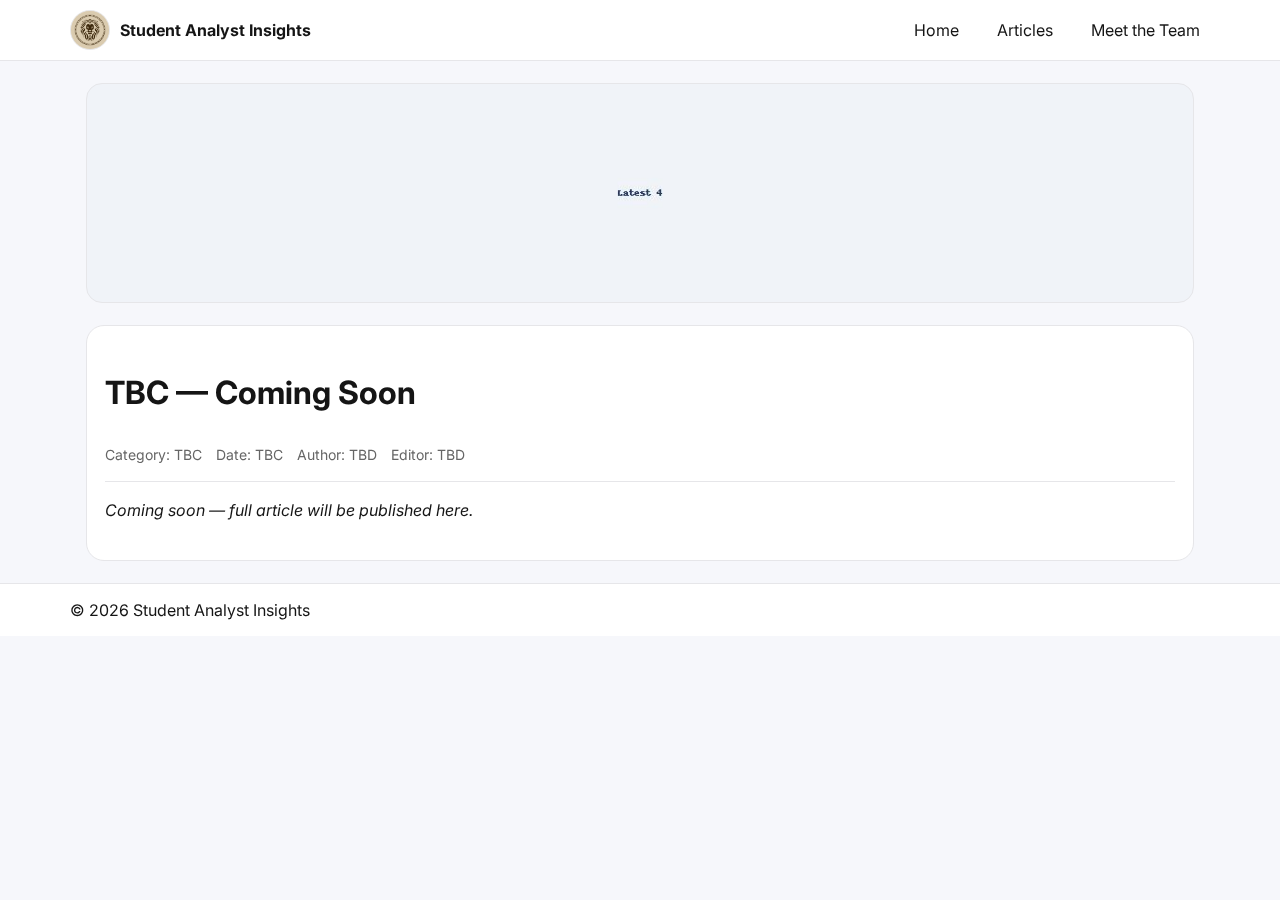
<file: posts/top-3-ideas.html>
<!doctype html>
<html lang="en">
<head>
  <meta charset="utf-8" />
  <meta name="viewport" content="width=device-width,initial-scale=1" />
  <title>Top 3 Ideas — Coming Soon — Student Analyst Insights</title>
  <link rel="preconnect" href="https://fonts.gstatic.com" crossorigin>
  <link href="https://fonts.googleapis.com/css2?family=Inter:wght@400;600;700&display=swap" rel="stylesheet">
  <link rel="stylesheet" href="../css/styles.css">
  <link rel="icon" href="../assets/logo.png" />
</head>
<body>
  <header class="nav">
    <div class="container nav-inner">
      <a class="brand" href="../index.html"><img src="../assets/logo.png" alt="logo"><span>Student Analyst Insights</span></a>
      <button id="navToggle" class="nav-toggle" aria-label="Toggle menu">☰</button>
      <nav class="menu" id="menu">
        <a class="menu-item" href="../index.html">Home</a>
        <a class="menu-item" href="../articles.html">Articles</a>
        <a class="menu-item" href="../team.html">Meet the Team</a>
      </nav>
    </div>
  </header>

  <main class="container">
    <div class="post-hero" style="background-image:url('../assets/latest-4.jpg')"></div>

    <article class="panel post-body">
      <h1>TBC — Coming Soon</h1>
      <div class="meta">
        <span>Category: TBC</span>
        <span>Date: TBC</span>
        <span>Author: TBD</span>
        <span>Editor: TBD</span>
      </div>
      <hr style="border:none;border-top:1px solid var(--border);margin:14px 0;">
      <p><em>Coming soon — full article will be published here.</em></p>
    </article>
  </main>

  <footer class="footer">
    <div class="container footer-inner">
      <div>© <span id="year"></span> Student Analyst Insights</div>
    </div>
  </footer>

  <script>
    document.getElementById('navToggle').addEventListener('click',()=>document.getElementById('menu').classList.toggle('open'));
    document.getElementById('year').textContent=new Date().getFullYear();
  </script>
</body>
</html>
</file>
<file: css/styles.css>
:root{--bg:#f6f7fb;--text:#151515;--muted:#666;--card:#fff;--border:#e6e6e9;--brand:#0b3d91;--hero-focus-y:30%}
*{box-sizing:border-box}
html,body{margin:0;padding:0;background:var(--bg);color:var(--text);font-family:Inter,system-ui,Segoe UI,Roboto,Arial}
img{max-width:100%;display:block}
.container{max-width:1140px;margin:0 auto;padding:0 16px}
.nav{position:sticky;top:0;z-index:10;background:rgba(255,255,255,.92);backdrop-filter:saturate(1.1) blur(6px);border-bottom:1px solid var(--border)}
.nav-inner{display:flex;align-items:center;justify-content:space-between;padding:10px 0}
.brand{display:flex;align-items:center;gap:10px;color:inherit;text-decoration:none}
.brand img{width:40px;height:40px;border-radius:999px;border:1px solid var(--border);background:#e9e1d0}
.brand span{font-weight:700}
.menu{display:flex;gap:18px;align-items:center}
.menu-item{position:relative;text-decoration:none;color:var(--text);padding:8px 10px;border-radius:10px}
.menu-item:hover,.menu-item.active{background:var(--card);border:1px solid var(--border)}
.nav-toggle{display:none;background:var(--brand);color:#fff;border:0;border-radius:8px;padding:6px 10px}
.hero{position:relative;min-height:clamp(280px,48vh,560px);border-bottom:1px solid var(--border);overflow:hidden}
.hero::before{content:"";position:absolute;inset:0;background:linear-gradient(180deg, rgba(0,0,0,.08), rgba(0,0,0,.12)), url("../assets/london-hero.jpg") center var(--hero-focus-y)/cover no-repeat}
.hero .hero-inner{display:none}
.panel{background:var(--card);border:1px solid var(--border);border-radius:18px;padding:18px;margin:22px 0}
.section-head{display:flex;align-items:center;justify-content:space-between;gap:12px;margin-bottom:12px}
.search{flex:0 0 260px;border:1px solid var(--border);border-radius:999px;padding:10px 12px}
.card-grid{display:grid;grid-template-columns:repeat(auto-fill,minmax(260px,1fr));gap:16px}
.card{border:1px solid var(--border);border-radius:16px;overflow:hidden;background:var(--card);display:flex;flex-direction:column;text-decoration:none;color:inherit;transition:transform .1s ease, box-shadow .1s ease}
.card:hover{transform:translateY(-2px);box-shadow:0 10px 24px rgba(0,0,0,.08)}
.thumb{height:150px;background:#d9e2f3;display:flex;align-items:center;justify-content:center;font-weight:600;color:#2b3b63;background-size:cover;background-position:center}
.pad{padding:12px;display:flex;flex-direction:column;gap:8px}
h3{margin:0;font-size:18px}
.badge{font-size:12px;color:var(--muted)}
.newsletter-form{display:flex;gap:8px}
.newsletter-form input{flex:1;border:1px solid var(--border);border-radius:999px;padding:10px 14px}
.btn{background:var(--brand);color:#fff;border:0;border-radius:999px;padding:10px 16px;cursor:pointer}
.success{color:#0a7a2f}
.hidden{display:none}
.footer{border-top:1px solid var(--border);background:#fff}
.footer-inner{display:flex;align-items:center;justify-content:space-between;padding:16px 0}
.foot-links{display:flex;gap:14px}
.post-hero{height:220px;background:#eef2fa;border:1px solid var(--border);border-radius:16px;margin:22px 0;background-size:cover;background-position:center}
.meta{display:flex;gap:14px;flex-wrap:wrap;color:var(--muted);font-size:14px}
.post-body{line-height:1.65}
.post-body img{border-radius:12px;border:1px solid var(--border)}
@media (max-width:820px){.menu{display:none;position:absolute;top:58px;right:16px;background:var(--card);border:1px solid var(--border);border-radius:12px;padding:10px;flex-direction:column;gap:6px}.nav-toggle{display:block}.menu.open{display:flex}}


/* --- Article (pro finance look) ---------------------------------------- */
.post { max-width: clamp(780px, 68vw, 1000px); margin: 0 auto; }.post-card { background: var(--card); border:1px solid var(--border); border-radius:18px; padding:22px; }
.post-hero-img{
  height: 280px; border-radius:18px; border:1px solid var(--border);
  background: linear-gradient(180deg,rgba(0,0,0,.15),rgba(0,0,0,.25)),
              url("../assets/latest-1.jpg") center/cover no-repeat;
  margin: 22px auto; max-width: 1000px;
}
.post-head h1{ margin:0 0 6px; font-size:32px; }
.post-meta{ display:flex; flex-wrap:wrap; gap:10px; color:var(--muted); font-size:13px; }
.post-meta span{ position:relative; padding-right:12px; }
.post-meta span:not(:last-child)::after{ content:"·"; position:absolute; right:2px; color:var(--muted); }
.post-body{ line-height:1.75; font-size:16px; }
.post-body h2{ font-size:22px; margin:22px 0 8px; }
.post-sep{ border:none; border-top:1px solid var(--border); margin:16px 0; }
figure{ margin:12px 0 18px; }
.figure{ border:1px solid var(--border); border-radius:12px; background:#fff; padding:10px; }
.figure img{ width:100%; height:auto; display:block; border-radius:8px; }
figcaption{ margin-top:6px; font-size:12px; color:var(--muted); }
.note{ border-left:3px solid var(--brand); background:#fff; padding:10px 12px; border-radius:10px; margin:12px 0; font-size:14px; color:var(--text); }
.post table{ width:100%; border-collapse:collapse; margin:10px 0; font-size:14px; }
.post th, .post td{ border:1px solid var(--border); padding:8px; text-align:left; }
.post th{ background:#f6f7fb; }
@media (max-width:820px){
  .post-card{ padding:16px; }
  .post-head h1{ font-size:26px; }
}
/* --- Article spacing + charts polish ----------------------------------- */

/* Reading width (pick one you like) */
.post { max-width: 900px; margin: 0 auto; }    /* was 760px */

/* Paragraph rhythm */
.post-body p { 
  margin: 12px 0 18px;                         /* more separation between paragraphs */
}

/* Section spacing */
.post-body h2 {
  margin: 34px 0 10px;                         /* larger buffer before each section */
  line-height: 1.25;
}

/* Short, subtle rule under the header */
.post-sep { 
  border: none;
  height: 0;
  margin: 14px 0 18px;
}
.post-sep.short {
  border-top: 2px solid var(--border);         /* thin and tidy line */
  width: 120px;                                /* not full width */
  opacity: .6;
}

/* Figure / chart sizing */
figure { margin: 16px 0 28px; }

.figure {
  border: 1px solid var(--border);
  border-radius: 12px;
  background: #fff;
  padding: 10px;
}

/* Keep charts crisp but not huge */
.figure img {
  width: 100%;
  height: auto;
  max-height: 420px;                           /* cap height so it doesn't overwhelm */
  object-fit: contain;                          /* no stretching */
}

/* Optional utilities if you want smaller/taller charts per figure */
.figure--sm img { max-height: 320px; }
.figure--lg img { max-height: 520px; }

/* ===== Article: CME-style polish ===== */
.post            { max-width: 920px; margin: 0 auto; }          /* comfy reading width */
.post-card       { padding: 28px 36px; }                        /* more breathing room */

.eyebrow         { text-transform: uppercase; letter-spacing:.04em; font-weight:600;
                   color: var(--muted); font-size:12px; margin-bottom:6px; }
.post-head h1    { margin: 0 0 8px; font-size: 34px; line-height: 1.2; }
.byline-row      { display:flex; flex-wrap:wrap; gap:10px; color:var(--muted); font-size:13px; }
.rule            { height:1px; background:var(--border); width:120px; opacity:.7; margin:16px 0 20px; }

.kicker          { font-size:18px; color:#2f2f2f; line-height:1.65; margin:0 0 22px; } /* standfirst */
.post-body h2    { font-size:24px; margin:36px 0 10px; line-height:1.3; }
.post-body p     { margin:12px 0 18px; }                           /* paragraph separation */

figure           { margin:16px 0 28px; }
.figure          { border:1px solid var(--border); border-radius:12px; background:#fff;
                   padding:10px; box-shadow:0 1px 0 rgba(0,0,0,.03); }
.figure img      { display:block; width:100%; height:auto; max-width:740px; margin:0 auto; }
.figure--narrow img { max-width:620px; }     /* use when you want smaller charts */
.figure--wide img   { max-width:860px; }     /* rare: big hero-type charts */
.caption         { color:var(--muted); font-size:12px; text-align:center; margin-top:6px; }

.pullquote       { max-width:740px; margin:24px auto; padding:16px 20px; background:#fff;
                   border-left:3px solid var(--brand); border-radius:10px; font-size:18px; line-height:1.5; }

/* Hero */
.post-hero-img   { height:320px; border-radius:18px; border:1px solid var(--border);
                   margin:22px auto; max-width:1200px; }
.member .avatar{
  width: 220px;              /* pick your size */
  aspect-ratio: 1 / 1;       /* keep it square */
  object-fit: cover;         /* zoom/crop like a headshot */
  object-position: 50% 28%;  /* center & nudge up toward the face */
  border-radius: 50%;        /* circular avatar (optional) */
  display: block;
  margin: 0 auto;            /* center the image in the article */
}
.member{
  text-align: center;        /* center the text too */
}
.member .bio{
  margin-top: 0.75rem;
}
/* About section polish */
.panel.about p {
  margin: 0.75rem 0;
  line-height: 1.6;
}

.about-block {
  margin: 0.75rem 0 1rem;
  padding: 0.75rem 0.9rem;
  background: rgba(0,0,0,0.03);
  border-radius: 12px;
}

.about-label {
  margin: 0 0 0.35rem;
  font-weight: 600;
}

.about-list {
  margin: 0;
  padding-left: 1.1rem;      /* controls indent */
  list-style-position: outside;
}

.about-list li {
  margin: 0.3rem 0;
}

.about-list li em {
  opacity: 0.75;             /* subtle “coming soon” */
}

.about-goal {
  margin-top: 0.9rem;
}

.disclaimer {
  margin-top: 1rem;
  padding-top: 0.75rem;
  border-top: 1px solid rgba(0,0,0,0.08);
  font-size: 0.92rem;
  opacity: 0.85;
}

.disclaimer em {
  font-style: italic;
}
</file>
